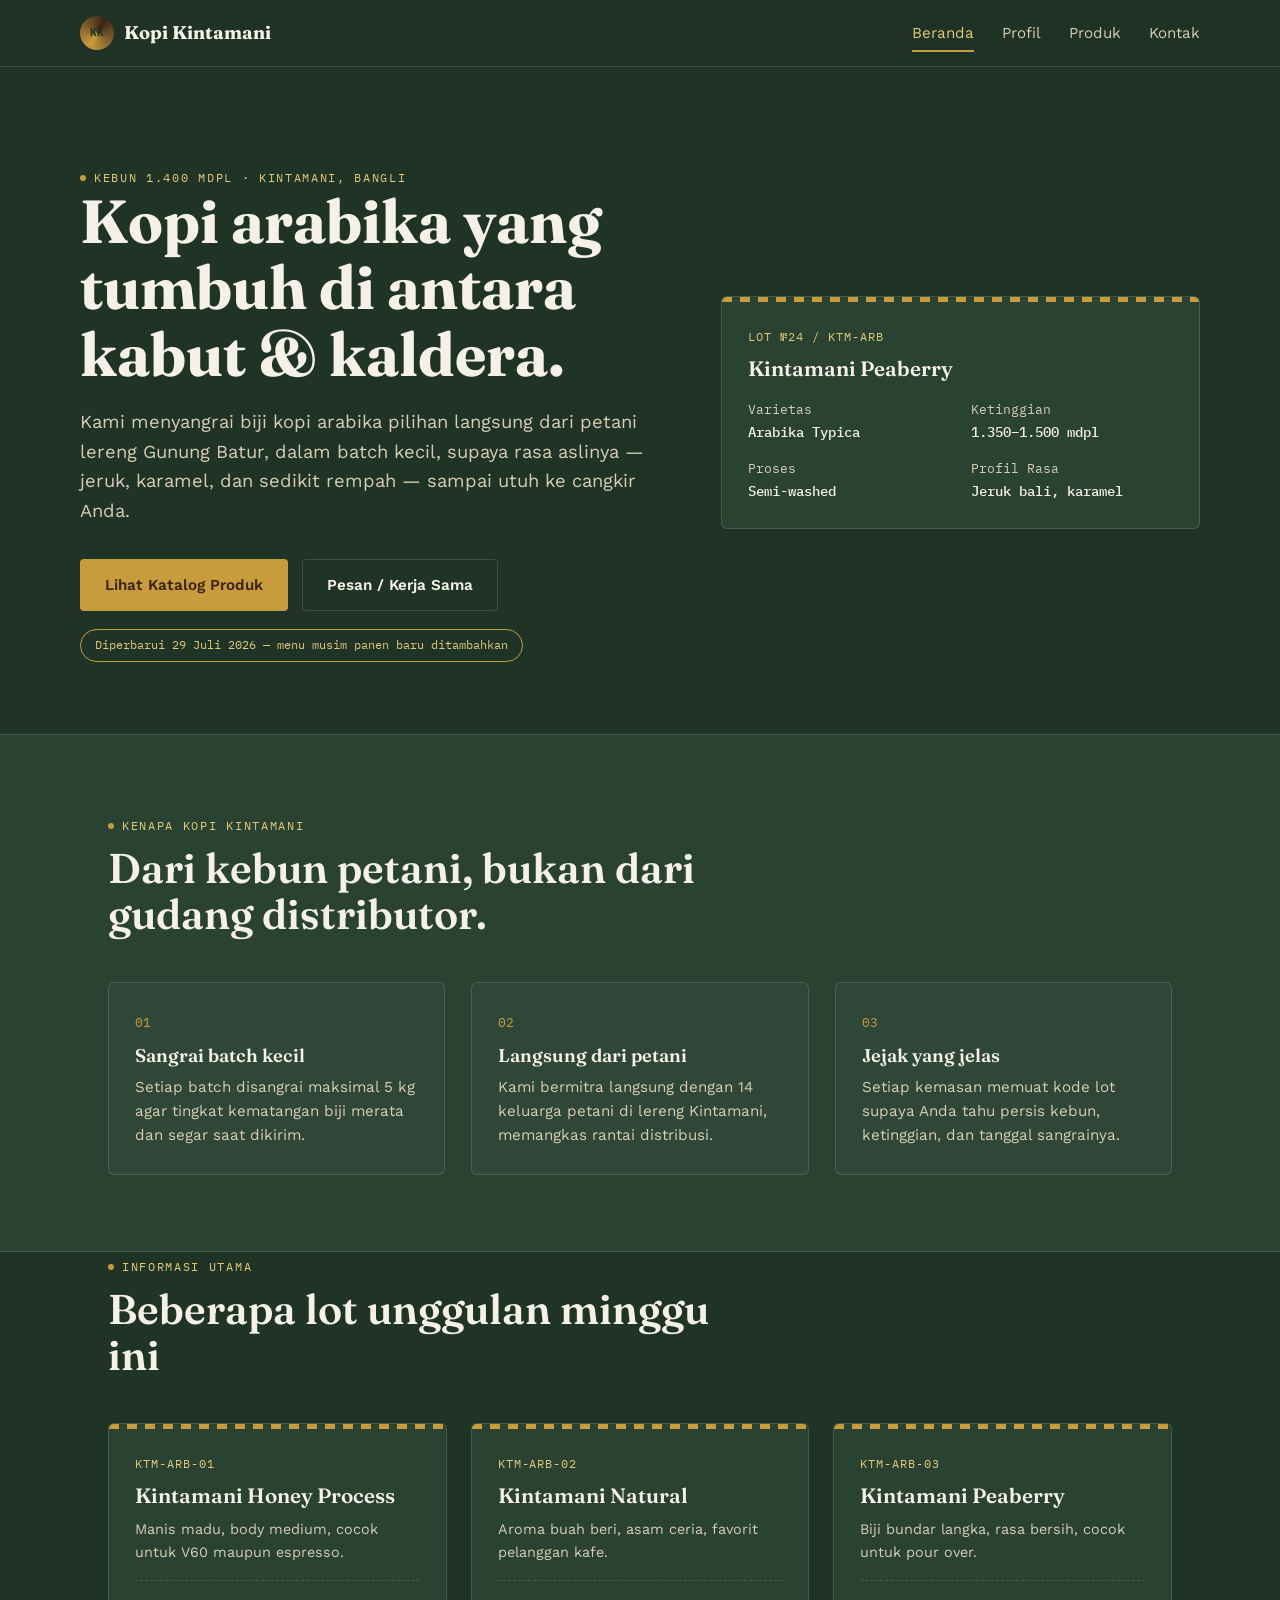
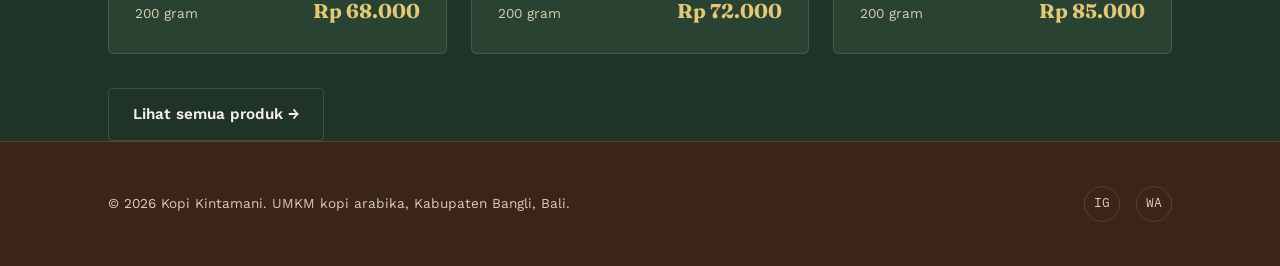
<file: index.html>
<!DOCTYPE html>
<html lang="id">
<head>
<meta charset="UTF-8">
<meta name="viewport" content="width=device-width, initial-scale=1.0">
<title>Kopi Kintamani — Kopi Arabika Dataran Tinggi Bali</title>
<meta name="description" content="Kopi Kintamani, UMKM kopi arabika asal dataran tinggi Kintamani, Bali. Disangrai segar, dipetik dari kebun petani lokal.">
<link rel="stylesheet" href="css/style.css">
</head>
<body>

<header class="nav">
  <div class="nav-inner wrap" style="padding-left:0;padding-right:0;">
    <a href="index.html" class="brand">
      <span class="mark">KK</span>
      Kopi Kintamani
    </a>
    <nav class="links">
      <a href="index.html" class="aktif">Beranda</a>
      <a href="profil.html">Profil</a>
      <a href="produk.html">Produk</a>
      <a href="kontak.html">Kontak</a>
    </nav>
    <button class="menu-toggle" aria-label="Buka menu">☰</button>
  </div>
</header>

<main>
  <section class="hero wrap">
    <div>
      <span class="eyebrow">Kebun 1.400 mdpl · Kintamani, Bangli</span>
      <h1>Kopi arabika yang tumbuh di antara kabut &amp; kaldera.</h1>
      <p class="lede">Kami menyangrai biji kopi arabika pilihan langsung dari petani lereng Gunung Batur, dalam batch kecil, supaya rasa aslinya — jeruk, karamel, dan sedikit rempah — sampai utuh ke cangkir Anda.</p>
      <div class="hero-cta">
        <a href="produk.html" class="btn btn-emas">Lihat Katalog Produk</a>
        <a href="kontak.html" class="btn btn-garis">Pesan / Kerja Sama</a>
      </div>
      <span class="badge-update">Diperbarui 29 Juli 2026 — menu musim panen baru ditambahkan</span>
    </div>

    <div class="lot-card">
      <span class="kode">LOT №24 / KTM-ARB</span>
      <h3>Kintamani Peaberry</h3>
      <div class="lot-grid">
        <div>Varietas<b>Arabika Typica</b></div>
        <div>Ketinggian<b>1.350–1.500 mdpl</b></div>
        <div>Proses<b>Semi-washed</b></div>
        <div>Profil Rasa<b>Jeruk bali, karamel</b></div>
      </div>
    </div>
  </section>

  <section class="alt">
    <div class="wrap">
      <div class="section-head">
        <span class="eyebrow">Kenapa Kopi Kintamani</span>
        <h2>Dari kebun petani, bukan dari gudang distributor.</h2>
      </div>
      <div class="grid-3">
        <div class="fitur">
          <span class="no">01</span>
          <h3>Sangrai batch kecil</h3>
          <p>Setiap batch disangrai maksimal 5 kg agar tingkat kematangan biji merata dan segar saat dikirim.</p>
        </div>
        <div class="fitur">
          <span class="no">02</span>
          <h3>Langsung dari petani</h3>
          <p>Kami bermitra langsung dengan 14 keluarga petani di lereng Kintamani, memangkas rantai distribusi.</p>
        </div>
        <div class="fitur">
          <span class="no">03</span>
          <h3>Jejak yang jelas</h3>
          <p>Setiap kemasan memuat kode lot supaya Anda tahu persis kebun, ketinggian, dan tanggal sangrainya.</p>
        </div>
      </div>
    </div>
  </section>

  <section class="wrap">
    <div class="section-head">
      <span class="eyebrow">Informasi Utama</span>
      <h2>Beberapa lot unggulan minggu ini</h2>
    </div>
    <div class="produk-grid">
      <div class="lot-card produk-card">
        <span class="kode">KTM-ARB-01</span>
        <h3>Kintamani Honey Process</h3>
        <p style="color:var(--krem-redup);font-size:.9rem;margin-top:10px;">Manis madu, body medium, cocok untuk V60 maupun espresso.</p>
        <div class="harga"><span style="font-size:.85rem;color:var(--krem-redup);">200 gram</span><b>Rp 68.000</b></div>
      </div>
      <div class="lot-card produk-card">
        <span class="kode">KTM-ARB-02</span>
        <h3>Kintamani Natural</h3>
        <p style="color:var(--krem-redup);font-size:.9rem;margin-top:10px;">Aroma buah beri, asam ceria, favorit pelanggan kafe.</p>
        <div class="harga"><span style="font-size:.85rem;color:var(--krem-redup);">200 gram</span><b>Rp 72.000</b></div>
      </div>
      <div class="lot-card produk-card">
        <span class="kode">KTM-ARB-03</span>
        <h3>Kintamani Peaberry</h3>
        <p style="color:var(--krem-redup);font-size:.9rem;margin-top:10px;">Biji bundar langka, rasa bersih, cocok untuk pour over.</p>
        <div class="harga"><span style="font-size:.85rem;color:var(--krem-redup);">200 gram</span><b>Rp 85.000</b></div>
      </div>
    </div>
    <div style="margin-top:34px;">
      <a href="produk.html" class="btn btn-garis">Lihat semua produk →</a>
    </div>
  </section>
</main>

<footer>
  <div class="wrap footer-inner">
    <p>© <span id="tahun-footer">2026</span> Kopi Kintamani. UMKM kopi arabika, Kabupaten Bangli, Bali.</p>
    <div class="sosial">
      <a href="https://instagram.com" target="_blank" rel="noopener" aria-label="Instagram">IG</a>
      <a href="https://wa.me/6281234567890" target="_blank" rel="noopener" aria-label="WhatsApp">WA</a>
    </div>
  </div>
</footer>

<script src="js/script.js"></script>
</body>
</html>
</file>
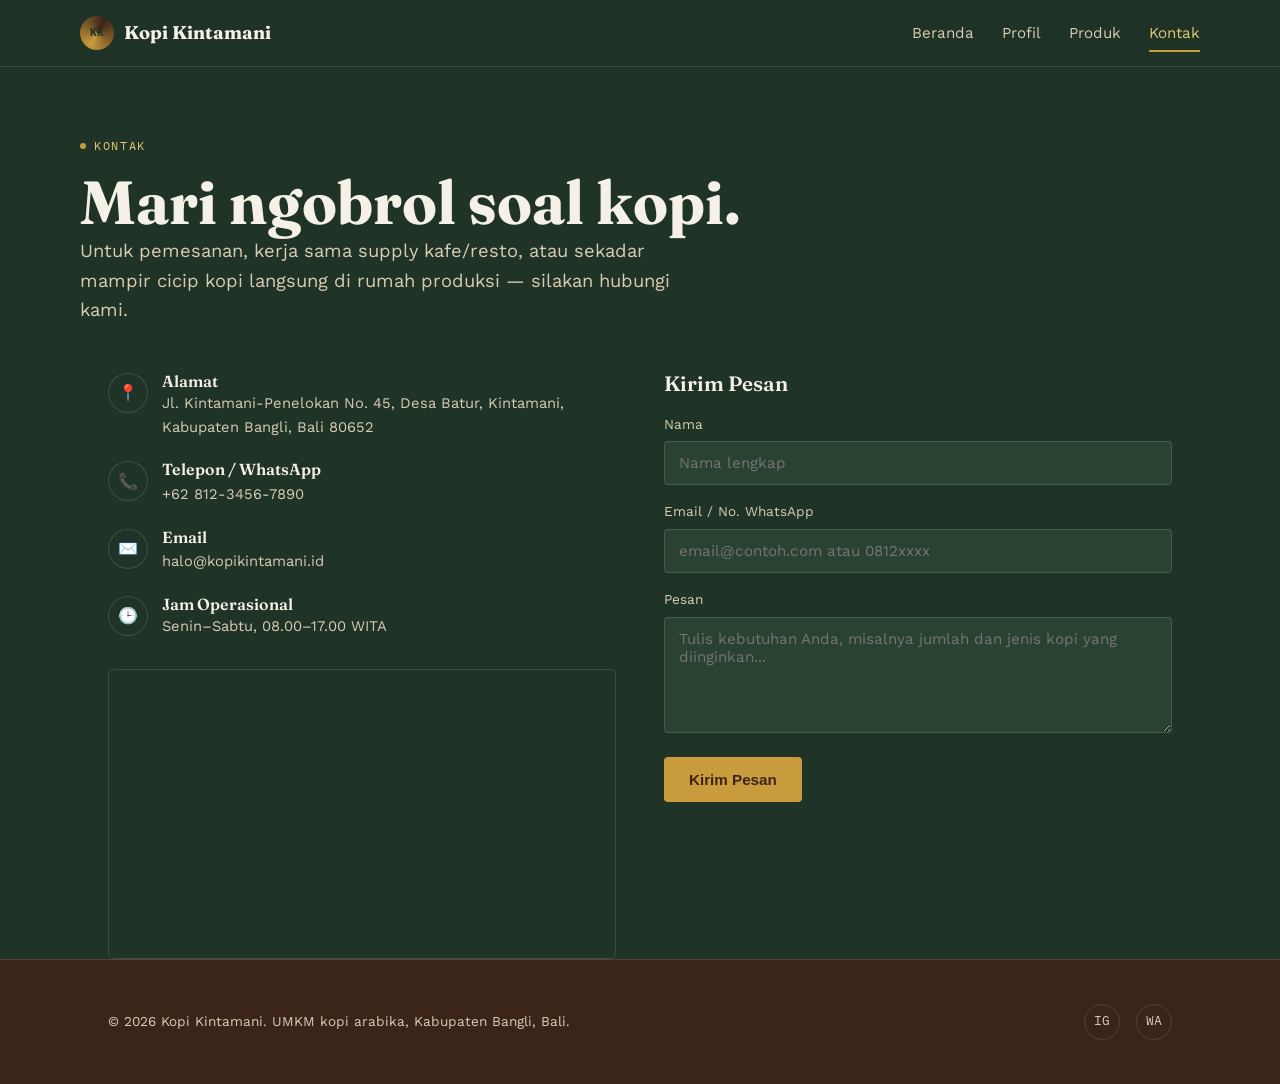
<file: kontak.html>
<!DOCTYPE html>
<html lang="id">
<head>
<meta charset="UTF-8">
<meta name="viewport" content="width=device-width, initial-scale=1.0">
<title>Kontak — Kopi Kintamani</title>
<meta name="description" content="Hubungi Kopi Kintamani untuk pemesanan, kerja sama kafe, atau kunjungan ke rumah produksi di Kintamani, Bangli.">
<link rel="stylesheet" href="css/style.css">
</head>
<body>

<header class="nav">
  <div class="nav-inner wrap" style="padding-left:0;padding-right:0;">
    <a href="index.html" class="brand">
      <span class="mark">KK</span>
      Kopi Kintamani
    </a>
    <nav class="links">
      <a href="index.html">Beranda</a>
      <a href="profil.html">Profil</a>
      <a href="produk.html">Produk</a>
      <a href="kontak.html" class="aktif">Kontak</a>
    </nav>
    <button class="menu-toggle" aria-label="Buka menu">☰</button>
  </div>
</header>

<main>
  <section class="page-hero wrap">
    <span class="eyebrow">Kontak</span>
    <h1>Mari ngobrol soal kopi.</h1>
    <p class="lede">Untuk pemesanan, kerja sama supply kafe/resto, atau sekadar mampir cicip kopi langsung di rumah produksi — silakan hubungi kami.</p>
  </section>

  <section class="wrap kontak-grid" style="padding-top:0;">
    <div>
      <div class="kontak-item">
        <span class="ikon">📍</span>
        <div>
          <h3>Alamat</h3>
          <p>Jl. Kintamani-Penelokan No. 45, Desa Batur, Kintamani, Kabupaten Bangli, Bali 80652</p>
        </div>
      </div>
      <div class="kontak-item">
        <span class="ikon">📞</span>
        <div>
          <h3>Telepon / WhatsApp</h3>
          <a href="https://wa.me/6281234567890" target="_blank" rel="noopener">+62 812-3456-7890</a>
        </div>
      </div>
      <div class="kontak-item">
        <span class="ikon">✉️</span>
        <div>
          <h3>Email</h3>
          <a href="mailto:halo@kopikintamani.id">halo@kopikintamani.id</a>
        </div>
      </div>
      <div class="kontak-item">
        <span class="ikon">🕒</span>
        <div>
          <h3>Jam Operasional</h3>
          <p>Senin–Sabtu, 08.00–17.00 WITA</p>
        </div>
      </div>

      <div class="peta-frame" style="margin-top:30px;">
        <iframe
          loading="lazy"
          referrerpolicy="no-referrer-when-downgrade"
          src="https://www.google.com/maps?q=Kintamani,Bangli,Bali&output=embed"
          title="Lokasi Kopi Kintamani">
        </iframe>
      </div>
    </div>

    <div>
      <h3 style="margin-bottom:18px;">Kirim Pesan</h3>
      <form class="form-kontak">
        <div>
          <label for="nama">Nama</label>
          <input type="text" id="nama" name="nama" placeholder="Nama lengkap" required>
        </div>
        <div>
          <label for="email">Email / No. WhatsApp</label>
          <input type="text" id="email" name="email" placeholder="email@contoh.com atau 0812xxxx" required>
        </div>
        <div>
          <label for="pesan">Pesan</label>
          <textarea id="pesan" name="pesan" rows="5" placeholder="Tulis kebutuhan Anda, misalnya jumlah dan jenis kopi yang diinginkan..." required></textarea>
        </div>
        <button type="submit" class="btn btn-emas" style="justify-self:start;">Kirim Pesan</button>
        <p class="form-status" role="status"></p>
      </form>
    </div>
  </section>
</main>

<footer>
  <div class="wrap footer-inner">
    <p>© <span id="tahun-footer">2026</span> Kopi Kintamani. UMKM kopi arabika, Kabupaten Bangli, Bali.</p>
    <div class="sosial">
      <a href="https://instagram.com" target="_blank" rel="noopener" aria-label="Instagram">IG</a>
      <a href="https://wa.me/6281234567890" target="_blank" rel="noopener" aria-label="WhatsApp">WA</a>
    </div>
  </div>
</footer>

<script src="js/script.js"></script>
</body>
</html>
</file>
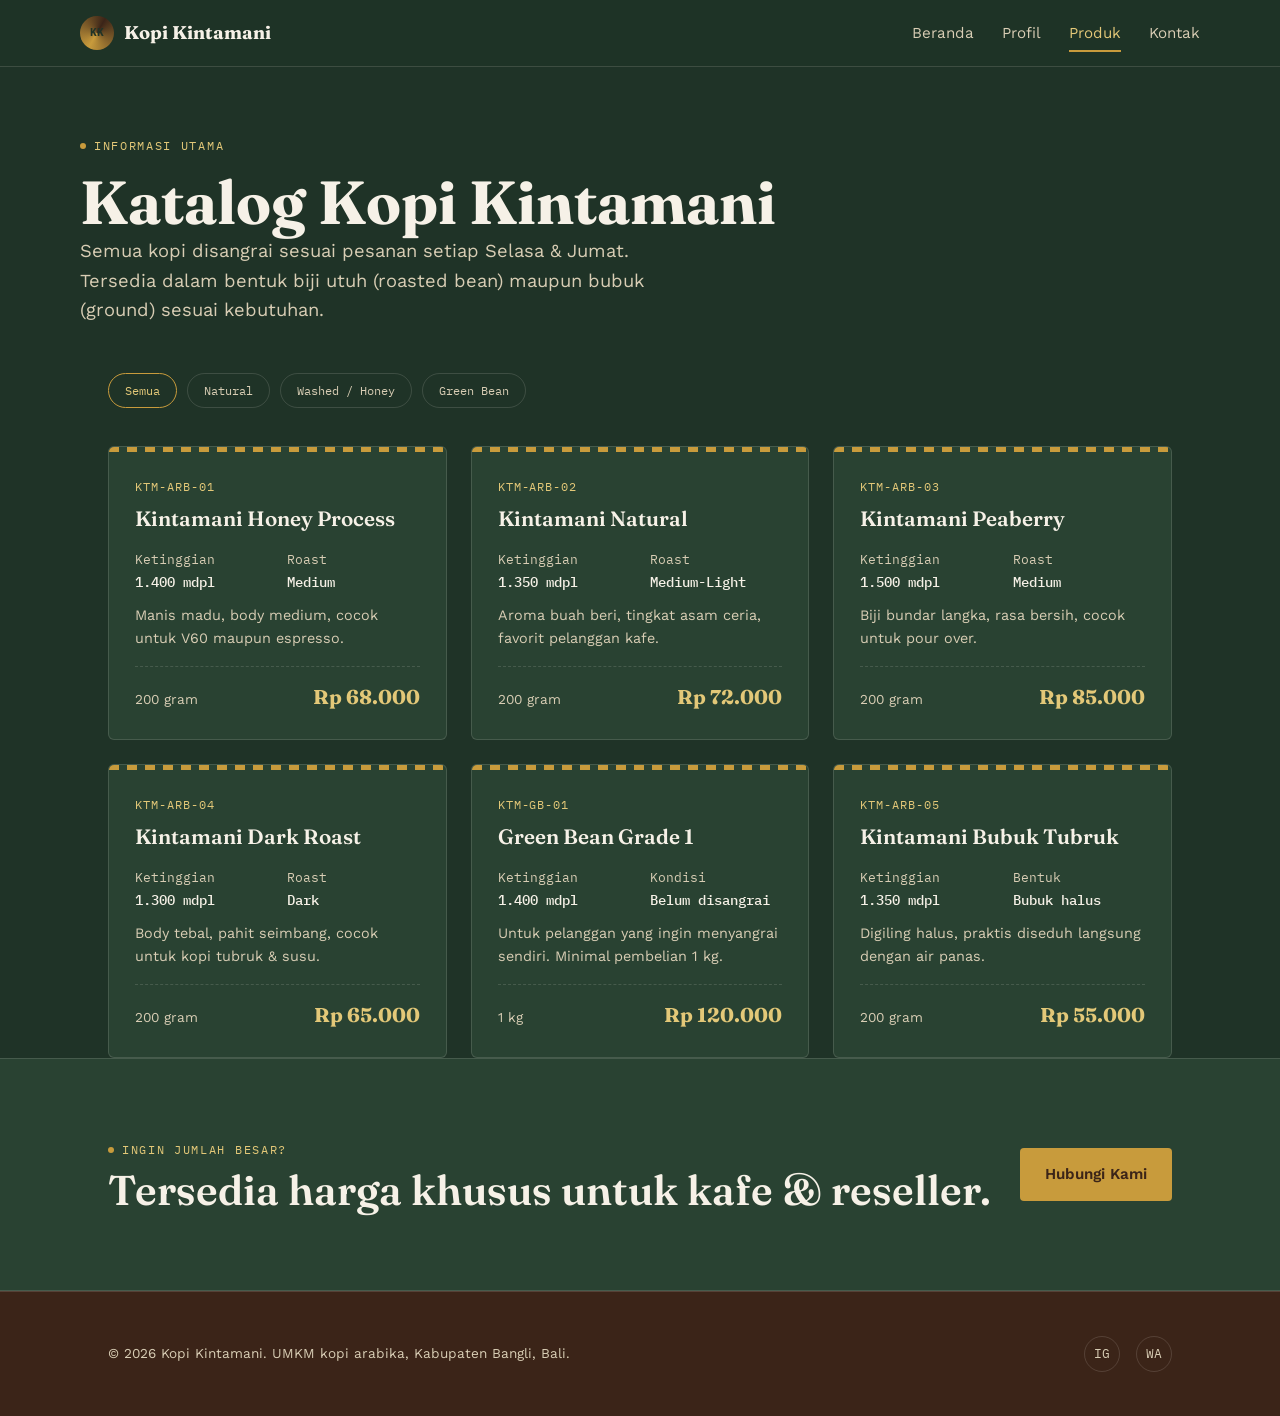
<file: produk.html>
<!DOCTYPE html>
<html lang="id">
<head>
<meta charset="UTF-8">
<meta name="viewport" content="width=device-width, initial-scale=1.0">
<title>Katalog Produk — Kopi Kintamani</title>
<meta name="description" content="Katalog kopi arabika Kintamani: green bean, roasted bean, dan bubuk kopi dengan berbagai metode proses.">
<link rel="stylesheet" href="css/style.css">
<style>
  .filter-row{display:flex;gap:10px;flex-wrap:wrap;margin-bottom:38px;}
  .filter-btn{
    font-family:var(--mono);font-size:12px;padding:9px 16px;border-radius:999px;
    border:1px solid var(--garis);background:transparent;color:var(--krem-redup);cursor:pointer;
  }
  .filter-btn.aktif, .filter-btn:hover{border-color:var(--emas);color:var(--emas-muda);}
</style>
</head>
<body>

<header class="nav">
  <div class="nav-inner wrap" style="padding-left:0;padding-right:0;">
    <a href="index.html" class="brand">
      <span class="mark">KK</span>
      Kopi Kintamani
    </a>
    <nav class="links">
      <a href="index.html">Beranda</a>
      <a href="profil.html">Profil</a>
      <a href="produk.html" class="aktif">Produk</a>
      <a href="kontak.html">Kontak</a>
    </nav>
    <button class="menu-toggle" aria-label="Buka menu">☰</button>
  </div>
</header>

<main>
  <section class="page-hero wrap">
    <span class="eyebrow">Informasi Utama</span>
    <h1>Katalog Kopi Kintamani</h1>
    <p class="lede">Semua kopi disangrai sesuai pesanan setiap Selasa &amp; Jumat. Tersedia dalam bentuk biji utuh (roasted bean) maupun bubuk (ground) sesuai kebutuhan.</p>
  </section>

  <section class="wrap" style="padding-top:0;">
    <div class="filter-row">
      <button class="filter-btn aktif" data-kategori="semua">Semua</button>
      <button class="filter-btn" data-kategori="natural">Natural</button>
      <button class="filter-btn" data-kategori="washed">Washed / Honey</button>
      <button class="filter-btn" data-kategori="greenbean">Green Bean</button>
    </div>

    <div class="produk-grid">

      <div class="lot-card produk-card" data-kategori="washed">
        <span class="kode">KTM-ARB-01</span>
        <h3>Kintamani Honey Process</h3>
        <div class="lot-grid">
          <div>Ketinggian<b>1.400 mdpl</b></div>
          <div>Roast<b>Medium</b></div>
        </div>
        <p style="color:var(--krem-redup);font-size:.9rem;margin-top:10px;">Manis madu, body medium, cocok untuk V60 maupun espresso.</p>
        <div class="harga"><span style="font-size:.85rem;color:var(--krem-redup);">200 gram</span><b>Rp 68.000</b></div>
      </div>

      <div class="lot-card produk-card" data-kategori="natural">
        <span class="kode">KTM-ARB-02</span>
        <h3>Kintamani Natural</h3>
        <div class="lot-grid">
          <div>Ketinggian<b>1.350 mdpl</b></div>
          <div>Roast<b>Medium-Light</b></div>
        </div>
        <p style="color:var(--krem-redup);font-size:.9rem;margin-top:10px;">Aroma buah beri, tingkat asam ceria, favorit pelanggan kafe.</p>
        <div class="harga"><span style="font-size:.85rem;color:var(--krem-redup);">200 gram</span><b>Rp 72.000</b></div>
      </div>

      <div class="lot-card produk-card" data-kategori="washed">
        <span class="kode">KTM-ARB-03</span>
        <h3>Kintamani Peaberry</h3>
        <div class="lot-grid">
          <div>Ketinggian<b>1.500 mdpl</b></div>
          <div>Roast<b>Medium</b></div>
        </div>
        <p style="color:var(--krem-redup);font-size:.9rem;margin-top:10px;">Biji bundar langka, rasa bersih, cocok untuk pour over.</p>
        <div class="harga"><span style="font-size:.85rem;color:var(--krem-redup);">200 gram</span><b>Rp 85.000</b></div>
      </div>

      <div class="lot-card produk-card" data-kategori="natural">
        <span class="kode">KTM-ARB-04</span>
        <h3>Kintamani Dark Roast</h3>
        <div class="lot-grid">
          <div>Ketinggian<b>1.300 mdpl</b></div>
          <div>Roast<b>Dark</b></div>
        </div>
        <p style="color:var(--krem-redup);font-size:.9rem;margin-top:10px;">Body tebal, pahit seimbang, cocok untuk kopi tubruk &amp; susu.</p>
        <div class="harga"><span style="font-size:.85rem;color:var(--krem-redup);">200 gram</span><b>Rp 65.000</b></div>
      </div>

      <div class="lot-card produk-card" data-kategori="greenbean">
        <span class="kode">KTM-GB-01</span>
        <h3>Green Bean Grade 1</h3>
        <div class="lot-grid">
          <div>Ketinggian<b>1.400 mdpl</b></div>
          <div>Kondisi<b>Belum disangrai</b></div>
        </div>
        <p style="color:var(--krem-redup);font-size:.9rem;margin-top:10px;">Untuk pelanggan yang ingin menyangrai sendiri. Minimal pembelian 1 kg.</p>
        <div class="harga"><span style="font-size:.85rem;color:var(--krem-redup);">1 kg</span><b>Rp 120.000</b></div>
      </div>

      <div class="lot-card produk-card" data-kategori="washed">
        <span class="kode">KTM-ARB-05</span>
        <h3>Kintamani Bubuk Tubruk</h3>
        <div class="lot-grid">
          <div>Ketinggian<b>1.350 mdpl</b></div>
          <div>Bentuk<b>Bubuk halus</b></div>
        </div>
        <p style="color:var(--krem-redup);font-size:.9rem;margin-top:10px;">Digiling halus, praktis diseduh langsung dengan air panas.</p>
        <div class="harga"><span style="font-size:.85rem;color:var(--krem-redup);">200 gram</span><b>Rp 55.000</b></div>
      </div>

    </div>
  </section>

  <section class="alt">
    <div class="wrap" style="display:flex;justify-content:space-between;align-items:center;flex-wrap:wrap;gap:20px;">
      <div>
        <span class="eyebrow">Ingin jumlah besar?</span>
        <h2 style="margin-top:8px;">Tersedia harga khusus untuk kafe &amp; reseller.</h2>
      </div>
      <a href="kontak.html" class="btn btn-emas">Hubungi Kami</a>
    </div>
  </section>
</main>

<footer>
  <div class="wrap footer-inner">
    <p>© <span id="tahun-footer">2026</span> Kopi Kintamani. UMKM kopi arabika, Kabupaten Bangli, Bali.</p>
    <div class="sosial">
      <a href="https://instagram.com" target="_blank" rel="noopener" aria-label="Instagram">IG</a>
      <a href="https://wa.me/6281234567890" target="_blank" rel="noopener" aria-label="WhatsApp">WA</a>
    </div>
  </div>
</footer>

<script src="js/script.js"></script>
</body>
</html>
</file>
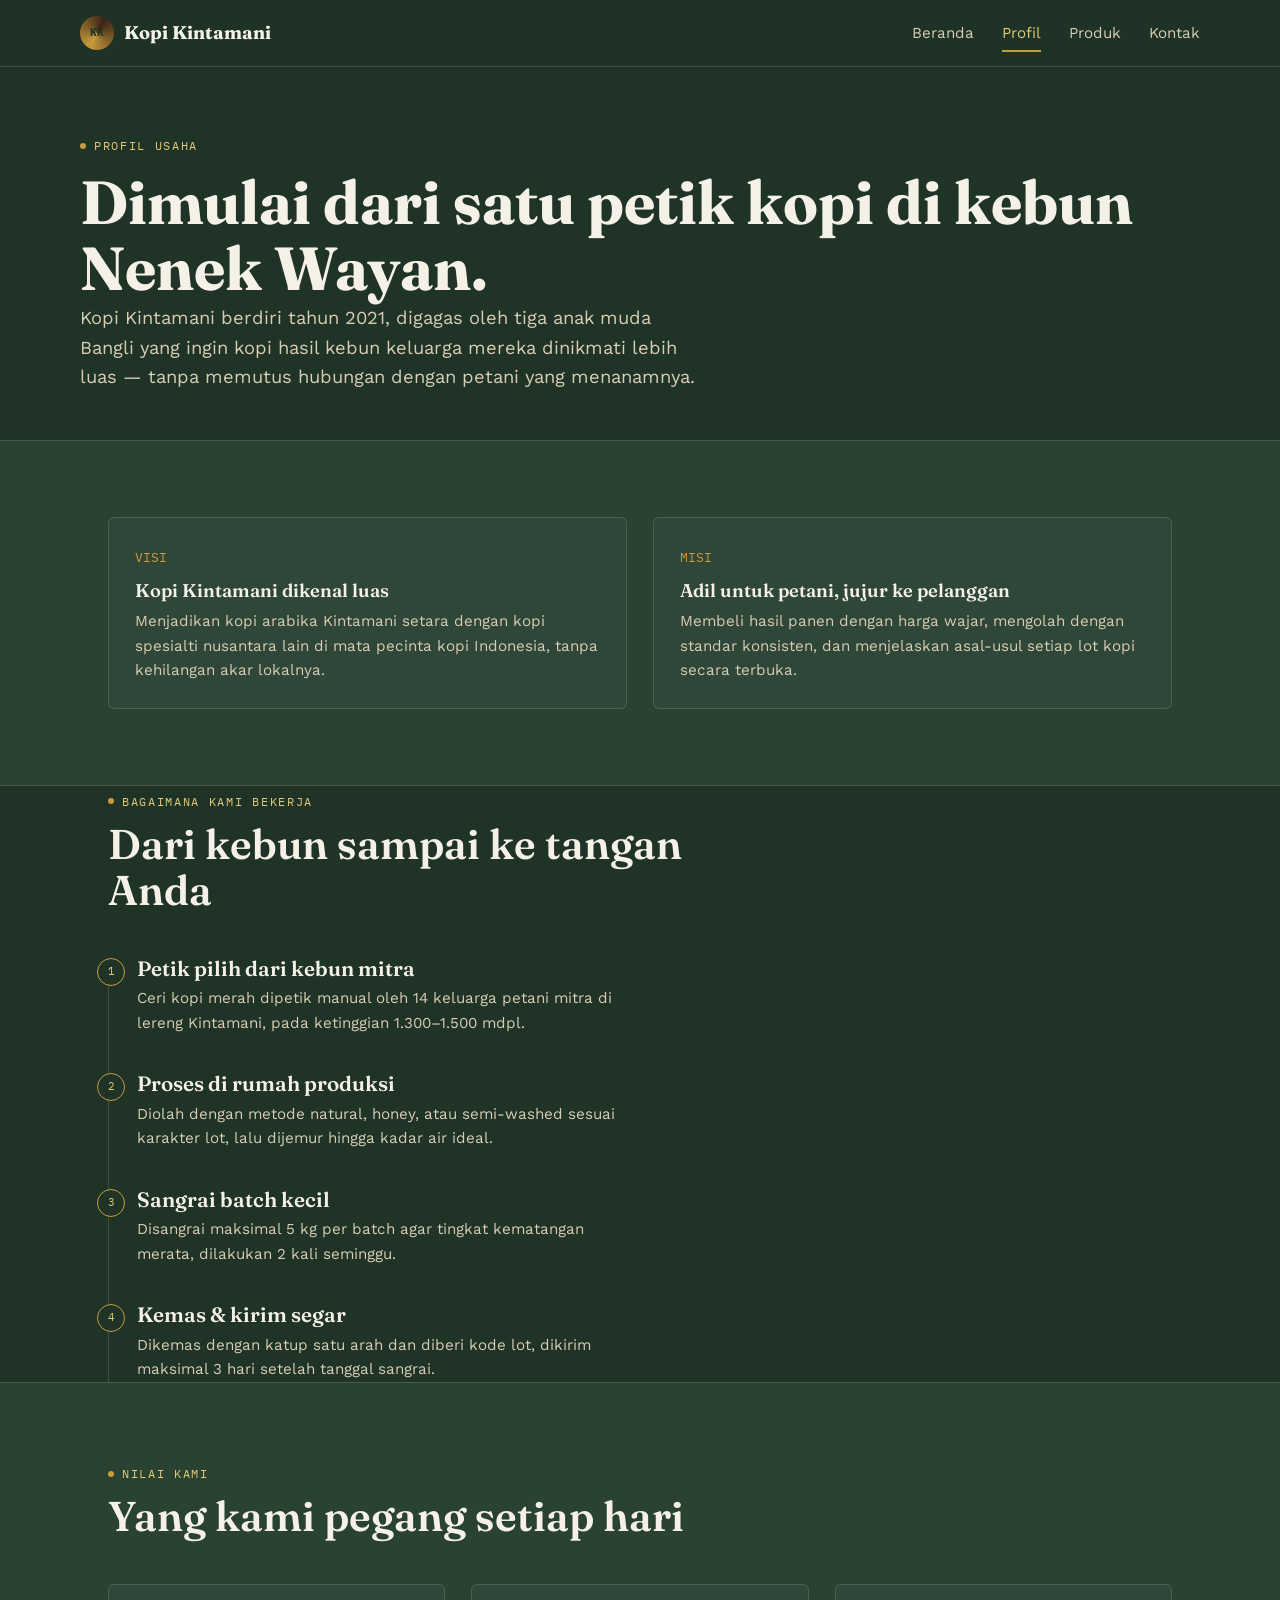
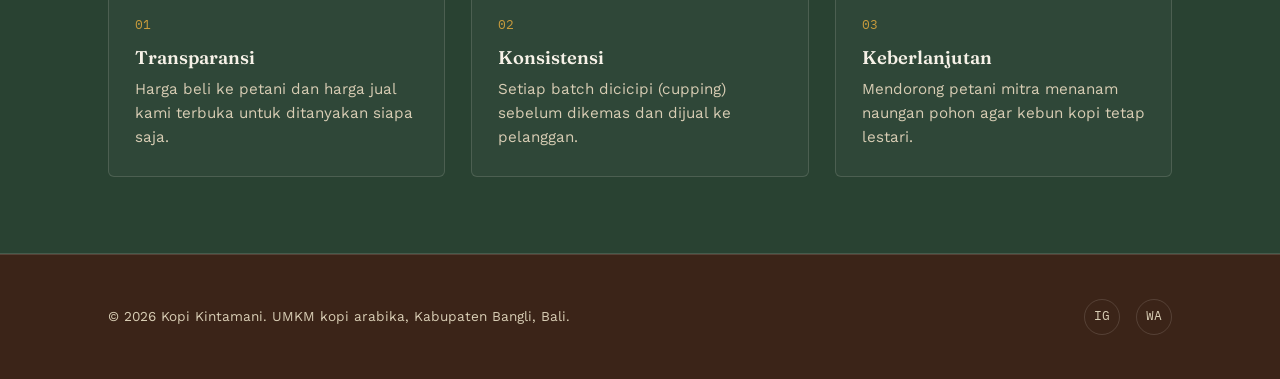
<file: profil.html>
<!DOCTYPE html>
<html lang="id">
<head>
<meta charset="UTF-8">
<meta name="viewport" content="width=device-width, initial-scale=1.0">
<title>Profil Usaha — Kopi Kintamani</title>
<meta name="description" content="Kisah dan proses kerja Kopi Kintamani, UMKM kopi arabika dari dataran tinggi Kintamani, Bali.">
<link rel="stylesheet" href="css/style.css">
</head>
<body>

<header class="nav">
  <div class="nav-inner wrap" style="padding-left:0;padding-right:0;">
    <a href="index.html" class="brand">
      <span class="mark">KK</span>
      Kopi Kintamani
    </a>
    <nav class="links">
      <a href="index.html">Beranda</a>
      <a href="profil.html" class="aktif">Profil</a>
      <a href="produk.html">Produk</a>
      <a href="kontak.html">Kontak</a>
    </nav>
    <button class="menu-toggle" aria-label="Buka menu">☰</button>
  </div>
</header>

<main>
  <section class="page-hero wrap">
    <span class="eyebrow">Profil Usaha</span>
    <h1>Dimulai dari satu petik kopi di kebun Nenek Wayan.</h1>
    <p class="lede">Kopi Kintamani berdiri tahun 2021, digagas oleh tiga anak muda Bangli yang ingin kopi hasil kebun keluarga mereka dinikmati lebih luas — tanpa memutus hubungan dengan petani yang menanamnya.</p>
  </section>

  <section class="alt">
    <div class="wrap grid-3" style="grid-template-columns:1fr 1fr;">
      <div class="fitur">
        <span class="no">VISI</span>
        <h3>Kopi Kintamani dikenal luas</h3>
        <p>Menjadikan kopi arabika Kintamani setara dengan kopi spesialti nusantara lain di mata pecinta kopi Indonesia, tanpa kehilangan akar lokalnya.</p>
      </div>
      <div class="fitur">
        <span class="no">MISI</span>
        <h3>Adil untuk petani, jujur ke pelanggan</h3>
        <p>Membeli hasil panen dengan harga wajar, mengolah dengan standar konsisten, dan menjelaskan asal-usul setiap lot kopi secara terbuka.</p>
      </div>
    </div>
  </section>

  <section class="wrap">
    <div class="section-head">
      <span class="eyebrow">Bagaimana kami bekerja</span>
      <h2>Dari kebun sampai ke tangan Anda</h2>
    </div>
    <div class="proses">
      <div class="langkah" data-no="1">
        <h3>Petik pilih dari kebun mitra</h3>
        <p>Ceri kopi merah dipetik manual oleh 14 keluarga petani mitra di lereng Kintamani, pada ketinggian 1.300–1.500 mdpl.</p>
      </div>
      <div class="langkah" data-no="2">
        <h3>Proses di rumah produksi</h3>
        <p>Diolah dengan metode natural, honey, atau semi-washed sesuai karakter lot, lalu dijemur hingga kadar air ideal.</p>
      </div>
      <div class="langkah" data-no="3">
        <h3>Sangrai batch kecil</h3>
        <p>Disangrai maksimal 5 kg per batch agar tingkat kematangan merata, dilakukan 2 kali seminggu.</p>
      </div>
      <div class="langkah" data-no="4">
        <h3>Kemas &amp; kirim segar</h3>
        <p>Dikemas dengan katup satu arah dan diberi kode lot, dikirim maksimal 3 hari setelah tanggal sangrai.</p>
      </div>
    </div>
  </section>

  <section class="alt">
    <div class="wrap">
      <div class="section-head">
        <span class="eyebrow">Nilai Kami</span>
        <h2>Yang kami pegang setiap hari</h2>
      </div>
      <div class="grid-3">
        <div class="fitur">
          <span class="no">01</span>
          <h3>Transparansi</h3>
          <p>Harga beli ke petani dan harga jual kami terbuka untuk ditanyakan siapa saja.</p>
        </div>
        <div class="fitur">
          <span class="no">02</span>
          <h3>Konsistensi</h3>
          <p>Setiap batch dicicipi (cupping) sebelum dikemas dan dijual ke pelanggan.</p>
        </div>
        <div class="fitur">
          <span class="no">03</span>
          <h3>Keberlanjutan</h3>
          <p>Mendorong petani mitra menanam naungan pohon agar kebun kopi tetap lestari.</p>
        </div>
      </div>
    </div>
  </section>
</main>

<footer>
  <div class="wrap footer-inner">
    <p>© <span id="tahun-footer">2026</span> Kopi Kintamani. UMKM kopi arabika, Kabupaten Bangli, Bali.</p>
    <div class="sosial">
      <a href="https://instagram.com" target="_blank" rel="noopener" aria-label="Instagram">IG</a>
      <a href="https://wa.me/6281234567890" target="_blank" rel="noopener" aria-label="WhatsApp">WA</a>
    </div>
  </div>
</footer>

<script src="js/script.js"></script>
</body>
</html>
</file>
<file: css/style.css>
@import url('https://fonts.googleapis.com/css2?family=Fraunces:ital,opsz,wght@0,9..144,400;0,9..144,600;0,9..144,700;1,9..144,500&family=Work+Sans:wght@400;500;600&family=IBM+Plex+Mono:wght@400;500&display=swap');

:root{
  /* --- Palet: dataran tinggi Kintamani, kebun kopi & danau --- */
  --hutan:      #1F3327;   /* hijau hutan tua - background utama */
  --hutan-2:    #294232;   /* satu step lebih terang, untuk kartu */
  --sangrai:    #3B2418;   /* coklat biji sangrai - aksen gelap */
  --emas:       #C89B3C;   /* emas kunyit - aksen utama / CTA */
  --emas-muda:  #E3C878;   /* emas terang - hover / highlight */
  --krem:       #F6F1E7;   /* krem kertas label - teks di atas gelap */
  --krem-redup: #D8CDB4;   /* krem redup - teks sekunder */
  --garis:      rgba(246,241,231,0.14);

  --display: 'Fraunces', serif;
  --body: 'Work Sans', sans-serif;
  --mono: 'IBM Plex Mono', monospace;

  --maks-lebar: 1120px;
  --radius: 4px;
}

*{box-sizing:border-box;margin:0;padding:0;}

html{scroll-behavior:smooth;}

body{
  background:var(--hutan);
  color:var(--krem);
  font-family:var(--body);
  line-height:1.6;
  -webkit-font-smoothing:antialiased;
}

a{color:inherit;text-decoration:none;}

img{max-width:100%;display:block;}

.wrap{max-width:var(--maks-lebar);margin:0 auto;padding:0 28px;}

/* ---------- Utility: label bergaya "lot kopi" ---------- */
.eyebrow{
  font-family:var(--mono);
  font-size:12px;
  letter-spacing:.14em;
  text-transform:uppercase;
  color:var(--emas-muda);
  display:inline-flex;
  align-items:center;
  gap:8px;
}
.eyebrow::before{
  content:"";
  width:6px;height:6px;
  background:var(--emas);
  border-radius:50%;
  display:inline-block;
}

h1,h2,h3{
  font-family:var(--display);
  font-weight:600;
  line-height:1.1;
  color:var(--krem);
}
h1{font-size:clamp(2.4rem,5vw,3.8rem);font-weight:700;}
h2{font-size:clamp(1.8rem,3.4vw,2.6rem);}
h3{font-size:1.3rem;}

p.lede{font-size:1.15rem;color:var(--krem-redup);max-width:56ch;}

/* ---------- Navigasi ---------- */
header.nav{
  position:sticky;top:0;z-index:50;
  background:rgba(31,51,39,.92);
  backdrop-filter:blur(6px);
  border-bottom:1px solid var(--garis);
}
.nav-inner{
  max-width:var(--maks-lebar);margin:0 auto;padding:16px 28px;
  display:flex;align-items:center;justify-content:space-between;
}
.brand{display:flex;align-items:center;gap:10px;font-family:var(--display);font-weight:700;font-size:1.15rem;}
.brand .mark{
  width:34px;height:34px;border-radius:50%;
  background:conic-gradient(from 210deg, var(--emas), var(--sangrai), var(--emas));
  display:flex;align-items:center;justify-content:center;
  font-family:var(--mono);font-size:11px;color:var(--hutan);font-weight:700;
}
nav.links{display:flex;gap:28px;font-size:.95rem;}
nav.links a{
  position:relative;padding:4px 0;color:var(--krem-redup);
  transition:color .2s;
}
nav.links a:hover, nav.links a.aktif{color:var(--emas-muda);}
nav.links a.aktif::after{
  content:"";position:absolute;left:0;right:0;bottom:-3px;height:2px;background:var(--emas);
}
.menu-toggle{display:none;background:none;border:1px solid var(--garis);color:var(--krem);
  width:38px;height:38px;border-radius:var(--radius);font-size:1.1rem;cursor:pointer;}

/* ---------- Hero ---------- */
.hero{
  padding:96px 0 72px;
  display:grid;grid-template-columns:1.1fr .9fr;gap:56px;align-items:center;
}
.hero .lede{margin-top:18px;}
.hero-cta{display:flex;gap:14px;margin-top:34px;flex-wrap:wrap;}

.btn{
  display:inline-flex;align-items:center;gap:8px;
  padding:13px 24px;border-radius:var(--radius);
  font-weight:600;font-size:.95rem;
  border:1px solid transparent;cursor:pointer;transition:transform .15s, background .2s, color .2s;
}
.btn:hover{transform:translateY(-1px);}
.btn-emas{background:var(--emas);color:var(--sangrai);}
.btn-emas:hover{background:var(--emas-muda);}
.btn-garis{border-color:var(--garis);color:var(--krem);}
.btn-garis:hover{border-color:var(--emas-muda);color:var(--emas-muda);}

/* Kartu "lot kopi" - elemen signature, dipakai di hero & produk */
.lot-card{
  background:var(--hutan-2);
  border:1px solid var(--garis);
  border-radius:6px;
  padding:26px;
  position:relative;
  overflow:hidden;
}
.lot-card::before{
  content:"";position:absolute;top:0;left:0;right:0;height:5px;
  background:repeating-linear-gradient(90deg,var(--emas) 0 10px, transparent 10px 18px);
}
.lot-card .kode{
  font-family:var(--mono);font-size:12px;color:var(--emas-muda);
  letter-spacing:.08em;
}
.lot-card h3{margin-top:10px;}
.lot-grid{
  margin-top:18px;display:grid;grid-template-columns:1fr 1fr;gap:14px 20px;
  font-family:var(--mono);font-size:12.5px;color:var(--krem-redup);
}
.lot-grid b{display:block;color:var(--krem);font-size:14px;font-weight:500;margin-top:2px;}

/* ---------- Section umum ---------- */
section{padding:76px 0;}
section.alt{background:var(--hutan-2);border-top:1px solid var(--garis);border-bottom:1px solid var(--garis);}
.section-head{max-width:640px;margin-bottom:44px;}
.section-head h2{margin-top:10px;}

/* Grid keunggulan */
.grid-3{display:grid;grid-template-columns:repeat(3,1fr);gap:26px;}
.fitur{
  border:1px solid var(--garis);border-radius:6px;padding:26px;
  background:rgba(246,241,231,.03);
}
.fitur .no{font-family:var(--mono);color:var(--emas);font-size:13px;}
.fitur h3{margin:12px 0 8px;font-size:1.15rem;}
.fitur p{color:var(--krem-redup);font-size:.95rem;}

/* Produk */
.produk-grid{display:grid;grid-template-columns:repeat(3,1fr);gap:24px;margin-top:8px;}
.produk-card .harga{
  margin-top:16px;padding-top:14px;border-top:1px dashed var(--garis);
  display:flex;justify-content:space-between;align-items:baseline;
}
.produk-card .harga b{font-family:var(--display);font-size:1.25rem;color:var(--emas-muda);}

/* Timeline proses (profil) */
.proses{border-left:1px solid var(--garis);padding-left:28px;margin-top:10px;}
.langkah{position:relative;padding-bottom:38px;}
.langkah:last-child{padding-bottom:0;}
.langkah::before{
  content:attr(data-no);
  position:absolute;left:-40px;top:0;
  width:26px;height:26px;border-radius:50%;
  background:var(--hutan);border:1px solid var(--emas);
  color:var(--emas-muda);font-family:var(--mono);font-size:11px;
  display:flex;align-items:center;justify-content:center;
}
.langkah h3{margin-bottom:6px;}
.langkah p{color:var(--krem-redup);font-size:.95rem;max-width:56ch;}

/* Kontak */
.kontak-grid{display:grid;grid-template-columns:1fr 1fr;gap:48px;}
.kontak-item{display:flex;gap:14px;margin-bottom:22px;}
.kontak-item .ikon{
  width:40px;height:40px;flex:none;border-radius:50%;
  background:var(--hutan);border:1px solid var(--garis);
  display:flex;align-items:center;justify-content:center;color:var(--emas-muda);
}
.kontak-item h3{font-size:1rem;margin-bottom:2px;}
.kontak-item p, .kontak-item a{color:var(--krem-redup);font-size:.92rem;}
.kontak-item a:hover{color:var(--emas-muda);}

form.form-kontak{display:grid;gap:16px;}
form.form-kontak label{font-size:.85rem;color:var(--krem-redup);margin-bottom:6px;display:block;}
form.form-kontak input, form.form-kontak textarea{
  width:100%;background:var(--hutan-2);border:1px solid var(--garis);
  border-radius:var(--radius);padding:12px 14px;color:var(--krem);font-family:var(--body);font-size:.95rem;
}
form.form-kontak input:focus, form.form-kontak textarea:focus{
  outline:2px solid var(--emas);outline-offset:1px;
}
.form-status{font-size:.9rem;color:var(--emas-muda);min-height:1.2em;}

.peta-frame{border:1px solid var(--garis);border-radius:6px;overflow:hidden;min-height:280px;}
.peta-frame iframe{width:100%;height:100%;min-height:280px;border:0;filter:grayscale(.2) contrast(1.05);}

/* Footer */
footer{border-top:1px solid var(--garis);padding:44px 0;background:var(--sangrai);}
.footer-inner{display:flex;justify-content:space-between;align-items:center;flex-wrap:wrap;gap:18px;}
footer p{color:var(--krem-redup);font-size:.85rem;}
.sosial{display:flex;gap:16px;}
.sosial a{
  width:36px;height:36px;border:1px solid var(--garis);border-radius:50%;
  display:flex;align-items:center;justify-content:center;font-size:.8rem;font-family:var(--mono);
  color:var(--krem-redup);
}
.sosial a:hover{border-color:var(--emas);color:var(--emas-muda);}

/* Halaman-header sederhana (non-beranda) */
.page-hero{padding:64px 0 48px;}
.page-hero .eyebrow{margin-bottom:14px;}

/* Update badge - dipakai untuk menunjukkan pembaruan konten */
.badge-update{
  display:inline-block;margin-top:18px;padding:6px 14px;
  border:1px solid var(--emas);border-radius:999px;
  font-family:var(--mono);font-size:11.5px;color:var(--emas-muda);
}

/* ---------- Responsif ---------- */
@media (max-width: 860px){
  .hero{grid-template-columns:1fr;padding-top:56px;}
  .grid-3{grid-template-columns:1fr;}
  .produk-grid{grid-template-columns:1fr 1fr;}
  .kontak-grid{grid-template-columns:1fr;}
  nav.links{
    position:absolute;top:100%;left:0;right:0;
    background:var(--hutan);border-bottom:1px solid var(--garis);
    flex-direction:column;padding:18px 28px;gap:16px;
    display:none;
  }
  nav.links.buka{display:flex;}
  .menu-toggle{display:block;}
}
@media (max-width: 560px){
  .produk-grid{grid-template-columns:1fr;}
}

@media (prefers-reduced-motion: reduce){
  html{scroll-behavior:auto;}
  *{transition:none !important;}
}
</file>
